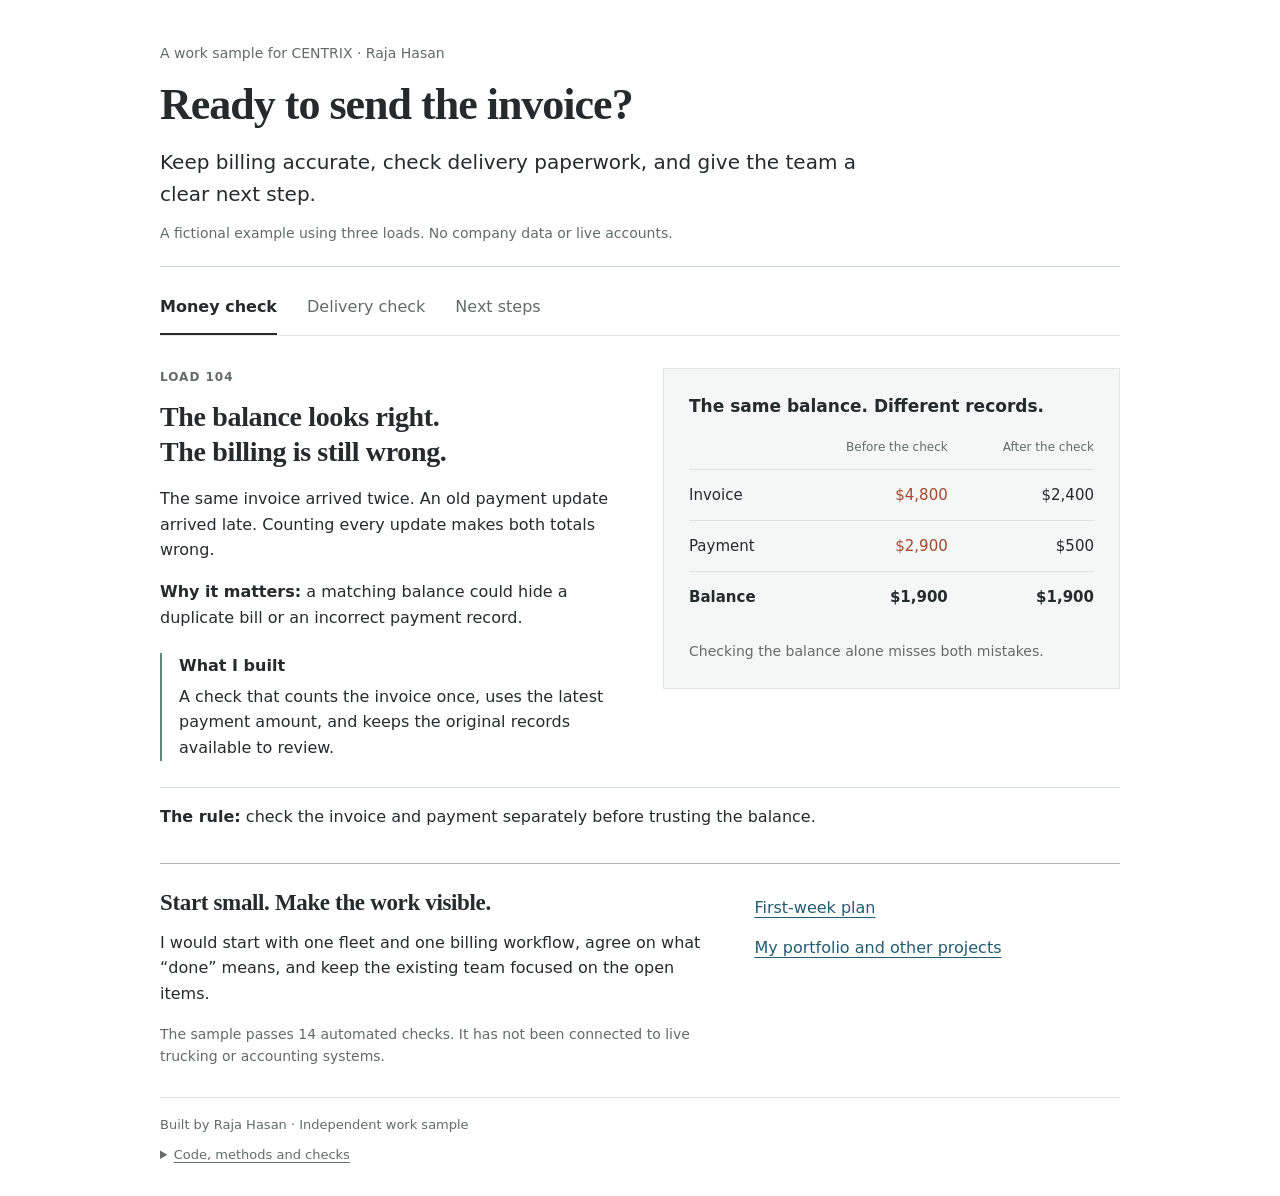
<file: index.html>
<!doctype html><html lang="en"><head><meta charset="utf-8"><meta name="viewport" content="width=device-width,initial-scale=1"><title>Ready to send the invoice? | Raja Hasan</title><link rel="stylesheet" href="style.css"></head><body><main><header><p class="byline">A work sample for CENTRIX · Raja Hasan</p><h1>Ready to send the invoice?</h1><p class="intro">Keep billing accurate, check delivery paperwork, and give the team a clear next step.</p><p class="small">A fictional example using three loads. No company data or live accounts.</p></header><nav aria-label="Choose a check"><button data-case="money" aria-pressed="true">Money check</button><button data-case="delivery" aria-pressed="false">Delivery check</button><button data-case="next" aria-pressed="false">Next steps</button></nav>
<section class="case" id="money"><div class="grid"><div><p class="kicker">LOAD 104</p><h2>The balance looks right.<br>The billing is still wrong.</h2><p>The same invoice arrived twice. An old payment update arrived late. Counting every update makes both totals wrong.</p><p><strong>Why it matters:</strong> a matching balance could hide a duplicate bill or an incorrect payment record.</p><div class="takeaway"><strong>What I built</strong><p>A check that counts the invoice once, uses the latest payment amount, and keeps the original records available to review.</p></div></div><div class="paper"><h3>The same balance. Different records.</h3><table><thead><tr><th></th><th class="num">Before the check</th><th class="num">After the check</th></tr></thead><tbody><tr><td>Invoice</td><td class="num wrong">$4,800</td><td class="num">$2,400</td></tr><tr><td>Payment</td><td class="num wrong">$2,900</td><td class="num">$500</td></tr><tr class="total"><td>Balance</td><td class="num">$1,900</td><td class="num">$1,900</td></tr></tbody></table><p class="small">Checking the balance alone misses both mistakes.</p></div></div><div class="rule"><strong>The rule:</strong> check the invoice and payment separately before trusting the balance.</div></section>
<section class="case" id="delivery" hidden><div class="grid"><div><p class="kicker">DELIVERY PAPERWORK</p><h2>Arrival is one check.<br>Proof of delivery is another.</h2><p>A truck at the destination does not mean the paperwork is complete. The billing team needs to know what is confirmed and what is missing.</p><label for="load">Look at a load</label><select id="load"></select><p class="small">Records available at 18:00 UTC in this example.</p></div><div class="paper" aria-live="polite"><p class="kicker" id="loadname"></p><h3 id="decision"></h3><dl class="facts"><div><dt>Delivery recorded</dt><dd id="delivered"></dd></div><div><dt>Proof of delivery checked</dt><dd id="proof"></dd></div><div><dt>Invoice already exists</dt><dd id="invoiced"></dd></div></dl><p id="action" class="nextaction"></p></div></div><div class="rule"><strong>The rule:</strong> pause when evidence is missing. Keep a person in charge of sending invoices and customer messages.</div></section>
<section class="case" id="next" hidden><p class="kicker">THE TEAM'S NEXT MOVE</p><h2>Fix the open items before going live.</h2><p class="lead">The checks work. Two records still need attention, followed by a review against the original systems.</p><div class="steps"><article><span class="stepnum">1</span><div><h3>Confirm the invoice amount</h3><p>Load 106 shows two different amounts. Accounting confirms the correct one; the developer updates the record.</p><p class="small">Owner: Accounting + developer</p></div></article><article><span class="stepnum">2</span><div><h3>Confirm which truck belongs to the load</h3><p>One truck record has no confirmed match. Dispatch verifies it so its updates reach the right load.</p><p class="small">Owner: Dispatch + developer</p></div></article><article><span class="stepnum">3</span><div><h3>Review the results together</h3><p>Compare with the original systems. Walk through the exceptions with the owner before turning on any live changes.</p><p class="small">Owner: Project manager + accounting + dispatch</p></div></article></div><div class="rule"><strong>My role:</strong> keep each item assigned, make the blockers clear, and bring the owner a decision with evidence.</div></section>
<section class="closing"><div><h2>Start small. Make the work visible.</h2><p>I would start with one fleet and one billing workflow, agree on what “done” means, and keep the existing team focused on the open items.</p><p class="small">The sample passes 14 automated checks. It has not been connected to live trucking or accounting systems.</p></div><div class="closinglinks"><a href="first-week.html">First-week plan</a><a href="https://hasanmraja.com">My portfolio and other projects</a></div></section><footer><span>Built by Raja Hasan · Independent work sample</span><details><summary>Code, methods and checks</summary><p><a href="https://github.com/rhasan55/load-release">GitHub</a> / <a href="methods.md">How it works</a> / <a href="test-results.txt">14 test results</a> / <a href="sources.md">Sources</a></p><p>Simulated records only. No invoices, messages or company records are changed. The technical notes explain the assumptions and limits.</p></details></footer></main><script>const R={"as_of": "2026-11-16T18:00:00Z", "loads": [{"load_id": "L-104", "status": "delivered", "pod": true, "invoice_cents": 240000, "payment_cents": 50000, "gps": {"observed_at": "2026-11-16T17:45:00Z", "observation": "destination geofence"}, "holds": [], "evidence": ["tms-L-104-2", "pod-104", "invoice-104", "pay-104-2", "gps-L-104"], "invoice_action": "already_invoiced", "balance_cents": 190000}, {"load_id": "L-105", "status": "delivered", "pod": null, "invoice_cents": 0, "payment_cents": 0, "gps": {"observed_at": "2026-11-16T17:45:00Z", "observation": "destination geofence"}, "holds": ["pod_not_verified"], "evidence": ["tms-L-105-2", "gps-L-105"], "invoice_action": "hold", "balance_cents": 0}, {"load_id": "L-106", "status": "delivered", "pod": true, "invoice_cents": 0, "payment_cents": 0, "gps": {"observed_at": "2026-11-16T17:45:00Z", "observation": "destination geofence"}, "holds": ["conflicting_revision"], "evidence": ["tms-L-106-2", "pod-106", "gps-L-106"], "invoice_action": "hold", "balance_cents": 0}], "trace": [{"load": "L-104", "source": "alvys", "event": "tms-L-104-2", "version": 2, "received_at": "2026-11-16T17:40:00Z", "used": true, "payload": {"status": "delivered"}}, {"load": "L-104", "source": "alvys", "event": "tms-L-104-1", "version": 1, "received_at": "2026-11-16T17:55:00Z", "used": false, "payload": {"status": "in_transit"}}, {"load": "L-104", "source": "documents", "event": "pod-104", "version": 1, "received_at": "2026-11-16T17:40:00Z", "used": true, "payload": {"pod_verified": true}}, {"load": "L-104", "source": "quickbooks", "event": "invoice-104", "version": 1, "received_at": "2026-11-16T17:40:00Z", "used": true, "payload": {"invoice_cents": 240000}}, {"load": "L-104", "source": "quickbooks", "event": "pay-104-2", "version": 2, "received_at": "2026-11-16T17:50:00Z", "used": true, "payload": {"payment_cents": 50000}}, {"load": "L-104", "source": "quickbooks", "event": "pay-104-1", "version": 1, "received_at": "2026-11-16T17:58:00Z", "used": false, "payload": {"payment_cents": 240000}}, {"load": "L-104", "source": "samsara", "event": "gps-L-104", "version": 1, "received_at": "2026-11-16T17:46:00Z", "used": true, "payload": {"observed_at": "2026-11-16T17:45:00Z", "observation": "destination geofence"}}, {"load": "L-105", "source": "alvys", "event": "tms-L-105-2", "version": 2, "received_at": "2026-11-16T17:40:00Z", "used": true, "payload": {"status": "delivered"}}, {"load": "L-105", "source": "samsara", "event": "gps-L-105", "version": 1, "received_at": "2026-11-16T17:46:00Z", "used": true, "payload": {"observed_at": "2026-11-16T17:45:00Z", "observation": "destination geofence"}}, {"load": "L-106", "source": "alvys", "event": "tms-L-106-2", "version": 2, "received_at": "2026-11-16T17:40:00Z", "used": true, "payload": {"status": "delivered"}}, {"load": "L-106", "source": "documents", "event": "pod-106", "version": 1, "received_at": "2026-11-16T17:40:00Z", "used": true, "payload": {"pod_verified": true}}, {"load": "L-106", "source": "samsara", "event": "gps-L-106", "version": 1, "received_at": "2026-11-16T17:46:00Z", "used": true, "payload": {"observed_at": "2026-11-16T17:45:00Z", "observation": "destination geofence"}}], "issues": [{"kind": "unmapped_identity", "event": "unknown-truck"}, {"kind": "conflicting_revision", "load": "L-106", "source": "quickbooks"}], "duplicates": 1, "stale_versions": 2, "received": 16, "notes": [{"name": "Supported delivery note", "proposal": {"tenant": "fleet-a", "load_id": "L-104", "action": "draft_internal_note", "claims": [{"field": "delivery_status", "value": "delivered", "event_id": "tms-L-104-2"}]}, "result": {"status": "review", "reason": "supported_for_human_review"}}, {"name": "Geofence promoted to delivery proof", "proposal": {"tenant": "fleet-a", "load_id": "L-105", "action": "draft_internal_note", "claims": [{"field": "delivery_status", "value": "delivered", "event_id": "gps-L-105"}]}, "result": {"status": "hold", "reason": "unsupported_claim"}}, {"name": "POD arrives after the decision", "proposal": {"tenant": "fleet-a", "load_id": "L-105", "action": "draft_internal_note", "claims": [{"field": "pod_verified", "value": true, "event_id": "pod-105"}]}, "result": {"status": "hold", "reason": "missing_evidence"}}, {"name": "Evidence belongs to another load", "proposal": {"tenant": "fleet-a", "load_id": "L-105", "action": "draft_internal_note", "claims": [{"field": "pod_verified", "value": true, "event_id": "pod-104"}]}, "result": {"status": "hold", "reason": "missing_evidence"}}, {"name": "Agent attempts to send a message", "proposal": {"tenant": "fleet-a", "load_id": "L-104", "action": "send_customer_message", "claims": [{"field": "delivery_status", "value": "delivered", "event_id": "tms-L-104-2"}]}, "result": {"status": "hold", "reason": "unauthorized_action"}}], "release_checks": [{"id": "EVT-01", "name": "Duplicate and reordered delivery", "owner": "Integration developer", "required": true, "status": "passed", "acceptance": "Replaying each event leaves the ledger unchanged; old versions cannot overwrite the current snapshot.", "evidence": "test_engine.py: test_replay and test_reordered"}, {"id": "FIN-02", "name": "Conflicting invoice version", "owner": "Accounting integration developer", "required": true, "status": "failed", "acceptance": "Resolve invoice-206 at its source and backfill a newer verified snapshot. Zero unresolved conflicting revisions.", "evidence": "L-106 has two values at revision 3."}, {"id": "MAP-03", "name": "Unknown truck identity", "owner": "Operations owner + integration developer", "required": true, "status": "failed", "acceptance": "Verify external identity with operations, add its fleet-scoped mapping, then replay the quarantined event.", "evidence": "unknown-truck is unmapped."}, {"id": "DOC-04", "name": "POD hold and late arrival", "owner": "QA + operations owner", "required": true, "status": "passed", "acceptance": "L-105 stays held at 18:00; available evidence at 18:10 can clear the POD hold on a later run.", "evidence": "test_engine.py: test_point_in_time"}, {"id": "AI-05", "name": "Unsupported agent actions", "owner": "AI developer + QA", "required": true, "status": "passed", "acceptance": "Unsupported, cross-load and post-decision claims are held. Only drafts reach human review.", "evidence": "Five structured note fixtures."}, {"id": "REC-06", "name": "Vendor reconciliation and shadow run", "owner": "Technical PM + accounting owner", "required": true, "status": "not_run", "acceptance": "Reconcile source exports to projection counts and cents for one agreed fleet; observe a full operations cycle and exercise rollback.", "evidence": "No vendor accounts or production data are connected."}], "release": {"decision": "hold", "blockers": ["FIN-02", "MAP-03", "REC-06"]}};const $=id=>document.getElementById(id);document.querySelectorAll('button[data-case]').forEach(b=>b.addEventListener('click',()=>{document.querySelectorAll('.case').forEach(s=>s.hidden=s.id!==b.dataset.case);document.querySelectorAll('button[data-case]').forEach(x=>x.setAttribute('aria-pressed',String(x===b)));}));$('load').innerHTML=R.loads.map((r,i)=>`<option value="${i}">Load ${r.load_id.slice(2)}</option>`).join('');$('load').value='1';function show(){let r=R.loads[+$('load').value];$('loadname').textContent='LOAD '+r.load_id.slice(2);$('delivered').textContent=r.status==='delivered'?'Yes':'Not confirmed';$('proof').textContent=r.pod===true?'Yes':'Missing';$('invoiced').textContent=r.invoice_cents>0?'Yes':'No confirmed invoice';$('decision').textContent=r.invoice_action==='already_invoiced'?'Review the existing invoice':r.holds.includes('conflicting_revision')?'Confirm the billing amount':r.invoice_action==='hold'?'Wait for the paperwork':'Ready for a person to review';$('action').textContent=r.invoice_action==='already_invoiced'?'Use the invoice already on file. Do not create a second one.':r.holds.includes('conflicting_revision')?'Two invoice amounts disagree. Accounting needs to confirm the right amount first.':r.invoice_action==='hold'?'Ask for the missing proof of delivery before moving this load to billing.':'The sample checks are complete. A person still reviews the invoice before sending it.'}show();$('load').addEventListener('change',show);</script></body></html>
</file>
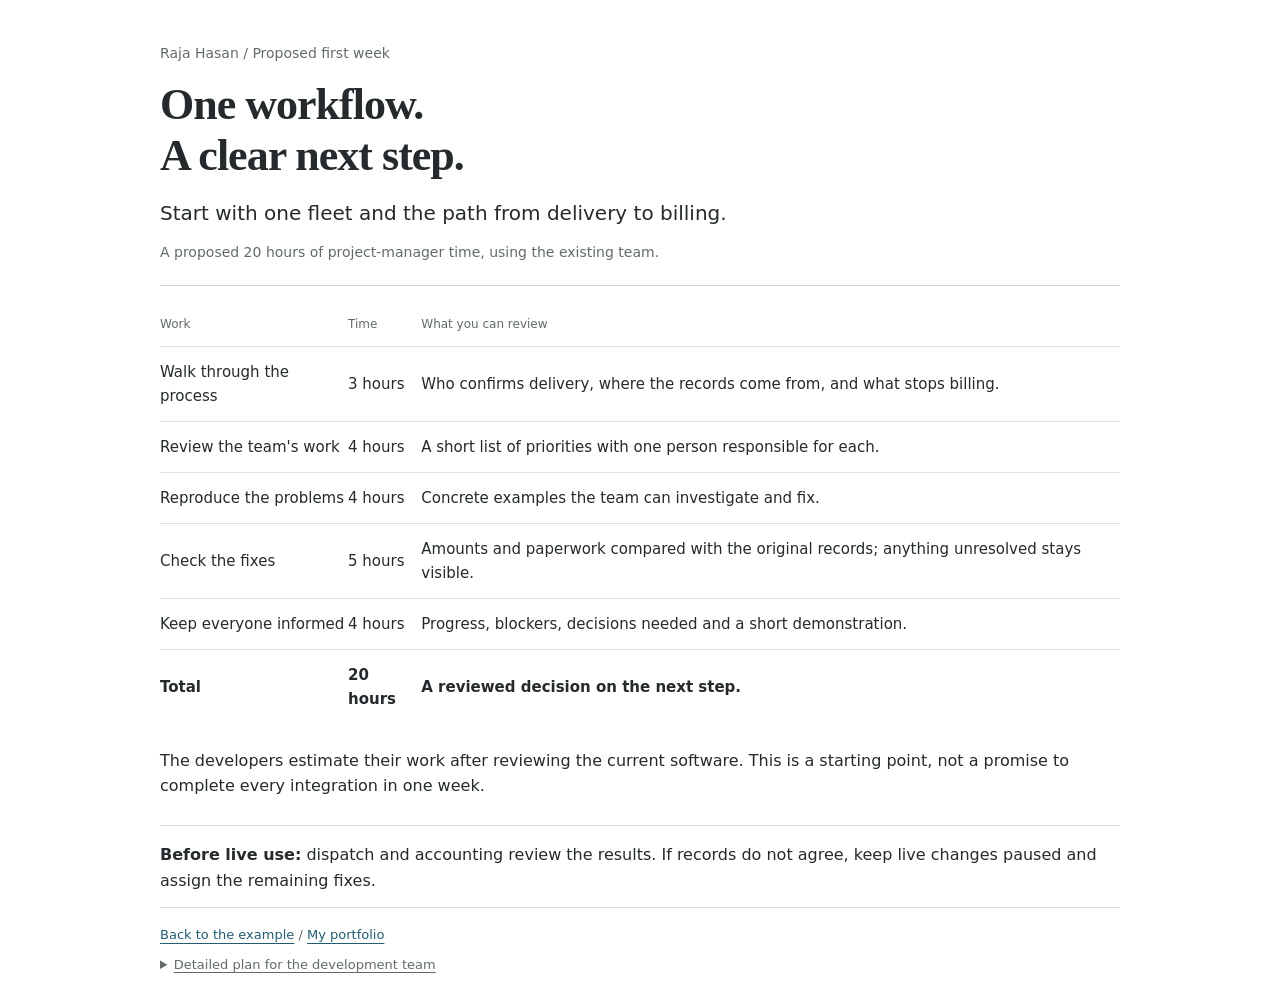
<file: first-week.html>
<!doctype html><html lang="en"><head><meta charset="utf-8"><meta name="viewport" content="width=device-width,initial-scale=1"><title>A focused first week | Raja Hasan</title><link rel="stylesheet" href="style.css"></head><body><main><header><p class="byline">Raja Hasan / Proposed first week</p><h1>One workflow.<br>A clear next step.</h1><p class="intro">Start with one fleet and the path from delivery to billing.</p><p class="small">A proposed 20 hours of project-manager time, using the existing team.</p></header><section style="padding-top:30px"><table><thead><tr><th>Work</th><th>Time</th><th>What you can review</th></tr></thead><tbody><tr><td>Walk through the process</td><td>3 hours</td><td>Who confirms delivery, where the records come from, and what stops billing.</td></tr><tr><td>Review the team's work</td><td>4 hours</td><td>A short list of priorities with one person responsible for each.</td></tr><tr><td>Reproduce the problems</td><td>4 hours</td><td>Concrete examples the team can investigate and fix.</td></tr><tr><td>Check the fixes</td><td>5 hours</td><td>Amounts and paperwork compared with the original records; anything unresolved stays visible.</td></tr><tr><td>Keep everyone informed</td><td>4 hours</td><td>Progress, blockers, decisions needed and a short demonstration.</td></tr><tr class="total"><td>Total</td><td>20 hours</td><td>A reviewed decision on the next step.</td></tr></tbody></table><p style="margin-top:24px">The developers estimate their work after reviewing the current software. This is a starting point, not a promise to complete every integration in one week.</p><div class="rule"><strong>Before live use:</strong> dispatch and accounting review the results. If records do not agree, keep live changes paused and assign the remaining fixes.</div></section><footer><a href="index.html">Back to the example</a> / <a href="https://hasanmraja.com">My portfolio</a><details><summary>Detailed plan for the development team</summary><p><a href="delivery-plan.md">Tasks, acceptance checks and rollout notes</a></p></details></footer></main></body></html>
</file>
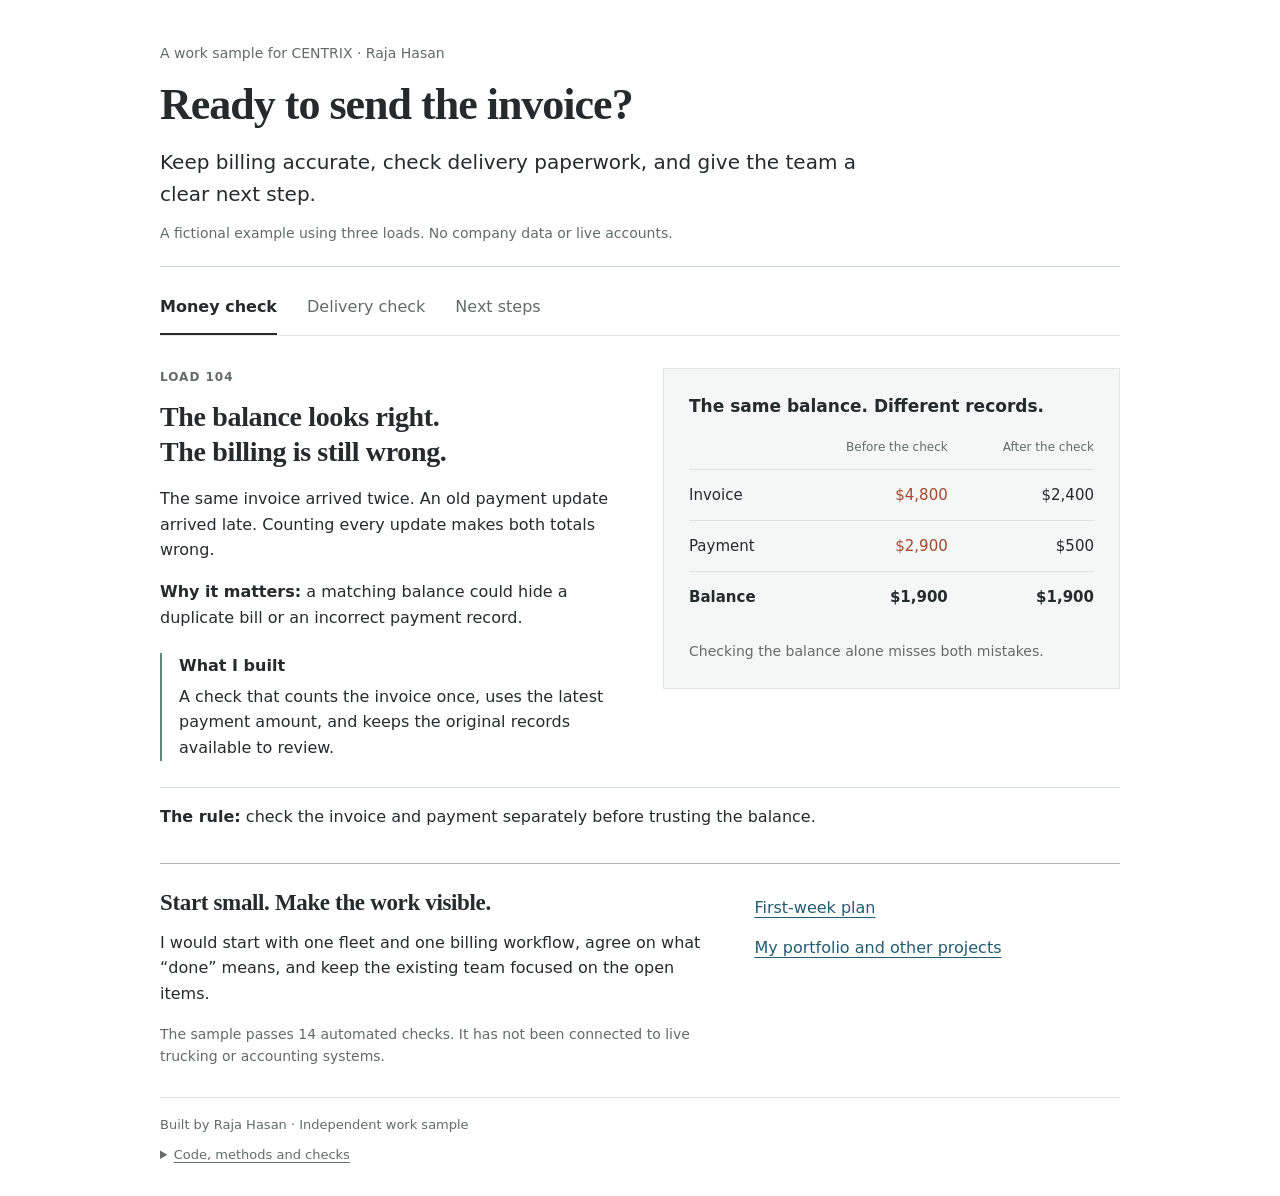
<file: report-template.html>
<!doctype html><html lang="en"><head><meta charset="utf-8"><meta name="viewport" content="width=device-width,initial-scale=1"><title>Ready to send the invoice? | Raja Hasan</title><link rel="stylesheet" href="style.css"></head><body><main><header><p class="byline">A work sample for CENTRIX · Raja Hasan</p><h1>Ready to send the invoice?</h1><p class="intro">Keep billing accurate, check delivery paperwork, and give the team a clear next step.</p><p class="small">A fictional example using three loads. No company data or live accounts.</p></header><nav aria-label="Choose a check"><button data-case="money" aria-pressed="true">Money check</button><button data-case="delivery" aria-pressed="false">Delivery check</button><button data-case="next" aria-pressed="false">Next steps</button></nav>
<section class="case" id="money"><div class="grid"><div><p class="kicker">LOAD 104</p><h2>The balance looks right.<br>The billing is still wrong.</h2><p>The same invoice arrived twice. An old payment update arrived late. Counting every update makes both totals wrong.</p><p><strong>Why it matters:</strong> a matching balance could hide a duplicate bill or an incorrect payment record.</p><div class="takeaway"><strong>What I built</strong><p>A check that counts the invoice once, uses the latest payment amount, and keeps the original records available to review.</p></div></div><div class="paper"><h3>The same balance. Different records.</h3><table><thead><tr><th></th><th class="num">Before the check</th><th class="num">After the check</th></tr></thead><tbody><tr><td>Invoice</td><td class="num wrong">$4,800</td><td class="num">$2,400</td></tr><tr><td>Payment</td><td class="num wrong">$2,900</td><td class="num">$500</td></tr><tr class="total"><td>Balance</td><td class="num">$1,900</td><td class="num">$1,900</td></tr></tbody></table><p class="small">Checking the balance alone misses both mistakes.</p></div></div><div class="rule"><strong>The rule:</strong> check the invoice and payment separately before trusting the balance.</div></section>
<section class="case" id="delivery" hidden><div class="grid"><div><p class="kicker">DELIVERY PAPERWORK</p><h2>Arrival is one check.<br>Proof of delivery is another.</h2><p>A truck at the destination does not mean the paperwork is complete. The billing team needs to know what is confirmed and what is missing.</p><label for="load">Look at a load</label><select id="load"></select><p class="small">Records available at 18:00 UTC in this example.</p></div><div class="paper" aria-live="polite"><p class="kicker" id="loadname"></p><h3 id="decision"></h3><dl class="facts"><div><dt>Delivery recorded</dt><dd id="delivered"></dd></div><div><dt>Proof of delivery checked</dt><dd id="proof"></dd></div><div><dt>Invoice already exists</dt><dd id="invoiced"></dd></div></dl><p id="action" class="nextaction"></p></div></div><div class="rule"><strong>The rule:</strong> pause when evidence is missing. Keep a person in charge of sending invoices and customer messages.</div></section>
<section class="case" id="next" hidden><p class="kicker">THE TEAM'S NEXT MOVE</p><h2>Fix the open items before going live.</h2><p class="lead">The checks work. Two records still need attention, followed by a review against the original systems.</p><div class="steps"><article><span class="stepnum">1</span><div><h3>Confirm the invoice amount</h3><p>Load 106 shows two different amounts. Accounting confirms the correct one; the developer updates the record.</p><p class="small">Owner: Accounting + developer</p></div></article><article><span class="stepnum">2</span><div><h3>Confirm which truck belongs to the load</h3><p>One truck record has no confirmed match. Dispatch verifies it so its updates reach the right load.</p><p class="small">Owner: Dispatch + developer</p></div></article><article><span class="stepnum">3</span><div><h3>Review the results together</h3><p>Compare with the original systems. Walk through the exceptions with the owner before turning on any live changes.</p><p class="small">Owner: Project manager + accounting + dispatch</p></div></article></div><div class="rule"><strong>My role:</strong> keep each item assigned, make the blockers clear, and bring the owner a decision with evidence.</div></section>
<section class="closing"><div><h2>Start small. Make the work visible.</h2><p>I would start with one fleet and one billing workflow, agree on what “done” means, and keep the existing team focused on the open items.</p><p class="small">The sample passes 14 automated checks. It has not been connected to live trucking or accounting systems.</p></div><div class="closinglinks"><a href="first-week.html">First-week plan</a><a href="https://hasanmraja.com">My portfolio and other projects</a></div></section><footer><span>Built by Raja Hasan · Independent work sample</span><details><summary>Code, methods and checks</summary><p><a href="https://github.com/rhasan55/load-release">GitHub</a> / <a href="methods.md">How it works</a> / <a href="test-results.txt">14 test results</a> / <a href="sources.md">Sources</a></p><p>Simulated records only. No invoices, messages or company records are changed. The technical notes explain the assumptions and limits.</p></details></footer></main><script>const R=__RESULTS__;const $=id=>document.getElementById(id);document.querySelectorAll('button[data-case]').forEach(b=>b.addEventListener('click',()=>{document.querySelectorAll('.case').forEach(s=>s.hidden=s.id!==b.dataset.case);document.querySelectorAll('button[data-case]').forEach(x=>x.setAttribute('aria-pressed',String(x===b)));}));$('load').innerHTML=R.loads.map((r,i)=>`<option value="${i}">Load ${r.load_id.slice(2)}</option>`).join('');$('load').value='1';function show(){let r=R.loads[+$('load').value];$('loadname').textContent='LOAD '+r.load_id.slice(2);$('delivered').textContent=r.status==='delivered'?'Yes':'Not confirmed';$('proof').textContent=r.pod===true?'Yes':'Missing';$('invoiced').textContent=r.invoice_cents>0?'Yes':'No confirmed invoice';$('decision').textContent=r.invoice_action==='already_invoiced'?'Review the existing invoice':r.holds.includes('conflicting_revision')?'Confirm the billing amount':r.invoice_action==='hold'?'Wait for the paperwork':'Ready for a person to review';$('action').textContent=r.invoice_action==='already_invoiced'?'Use the invoice already on file. Do not create a second one.':r.holds.includes('conflicting_revision')?'Two invoice amounts disagree. Accounting needs to confirm the right amount first.':r.invoice_action==='hold'?'Ask for the missing proof of delivery before moving this load to billing.':'The sample checks are complete. A person still reviews the invoice before sending it.'}show();$('load').addEventListener('change',show);</script></body></html>
</file>
<file: style.css>
*{box-sizing:border-box}body{margin:0;background:#fff;color:#252a2d;font:16px/1.6 system-ui,-apple-system,sans-serif}main{max-width:1040px;margin:auto;padding:42px 40px 30px}header{border-bottom:1px solid #cfd6d3;padding-bottom:22px}.byline,.small,footer,.kicker{font-size:14px;color:#626b67}.byline{margin:0 0 16px}h1{font:600 44px/1.15 Georgia,serif;letter-spacing:-1px;margin:0 0 15px}h2{font:600 28px/1.25 Georgia,serif;letter-spacing:-.35px;margin:0 0 17px}h3{font-size:17px;line-height:1.4;margin:0 0 12px}p{margin:0 0 16px}.intro{font-size:20px;max-width:750px;margin-bottom:12px}header .small{margin-bottom:0}a{color:#235c70;text-underline-offset:4px}nav{display:flex;gap:30px;margin:17px 0 32px;border-bottom:1px solid #e3e7e5}button{font:inherit;background:none;border:0;border-bottom:2px solid transparent;padding:10px 0 13px;cursor:pointer;color:#626b67}button[aria-pressed=true]{color:#252a2d;border-color:#252a2d;font-weight:650}.grid{display:grid;grid-template-columns:1fr 1fr;gap:46px;align-items:start}.kicker{font-weight:650;letter-spacing:1px;font-size:12px;margin:0 0 12px}.paper{background:#f5f7f6;padding:26px 25px;border:1px solid #e0e6e2}.paper h3{margin-bottom:20px}.takeaway{margin-top:23px;border-left:2px solid #638778;padding-left:17px}.takeaway p{margin:5px 0 0}.rule{border-top:1px solid #d8dfdb;margin-top:26px;padding-top:16px;font-size:16px}.case{min-height:365px}.num{text-align:right;font-variant-numeric:tabular-nums}table{width:100%;border-collapse:collapse;font-size:15px}td,th{padding:13px 0;border-bottom:1px solid #dce2de;text-align:left}th{font-size:12px;color:#626b67;font-weight:500;line-height:1.4;max-width:95px;padding-top:0}.wrong{color:#a3482c}.total td{border:0;font-weight:650}.paper .small{margin:18px 0 0}label{display:block;font-size:14px;font-weight:600;margin:23px 0 7px}select{appearance:none;font:inherit;background:#fff;border:1px solid #89958e;border-radius:3px;padding:9px 45px 9px 13px;background-image:linear-gradient(45deg,transparent 50%,#596260 50%),linear-gradient(135deg,#596260 50%,transparent 50%);background-position:calc(100% - 18px) 19px,calc(100% - 13px) 19px;background-size:5px 5px;background-repeat:no-repeat}label+select+.small{margin-top:10px}.facts{margin:0}.facts div{display:flex;justify-content:space-between;gap:20px;border-bottom:1px solid #dce2de;padding:12px 0;font-size:14px}.facts dt{color:#626b67}.facts dd{margin:0;text-align:right;font-weight:600}.nextaction{margin:20px 0 0}.lead{max-width:710px}.steps{display:grid;grid-template-columns:repeat(3,1fr);gap:26px;margin-top:28px}.steps article{border-top:1px solid #cfd6d3;padding-top:17px}.stepnum{display:block;font:24px Georgia,serif;color:#638778;margin-bottom:12px}.steps p{font-size:15px}.steps .small{font-size:13px}.closing{border-top:1px solid #aeb9b2;margin-top:34px;padding-top:25px;display:grid;grid-template-columns:1.5fr 1fr;gap:46px}.closing h2{font-size:23px;margin-bottom:12px}.closinglinks{display:flex;flex-direction:column;gap:14px;padding-top:6px}footer{border-top:1px solid #d8dfdb;padding-top:17px;margin-top:14px;font-size:13px}details{margin-top:9px}summary{cursor:pointer;text-decoration:underline;text-underline-offset:3px}details p{margin:12px 0;max-width:750px}[hidden]{display:none!important}:focus-visible{outline:3px solid #e4a343;outline-offset:4px}@media(max-width:700px){main{padding:26px 20px}h1{font-size:35px}h2{font-size:26px}.intro{font-size:18px}.grid,.closing{grid-template-columns:1fr;gap:22px}.steps{grid-template-columns:1fr;gap:8px}.steps article{display:flex;gap:18px}.stepnum{margin-top:2px}.paper{padding:20px}nav{gap:24px;margin-bottom:25px}.case{min-height:0}.closing{gap:6px}table{font-size:14px}}
</file>
